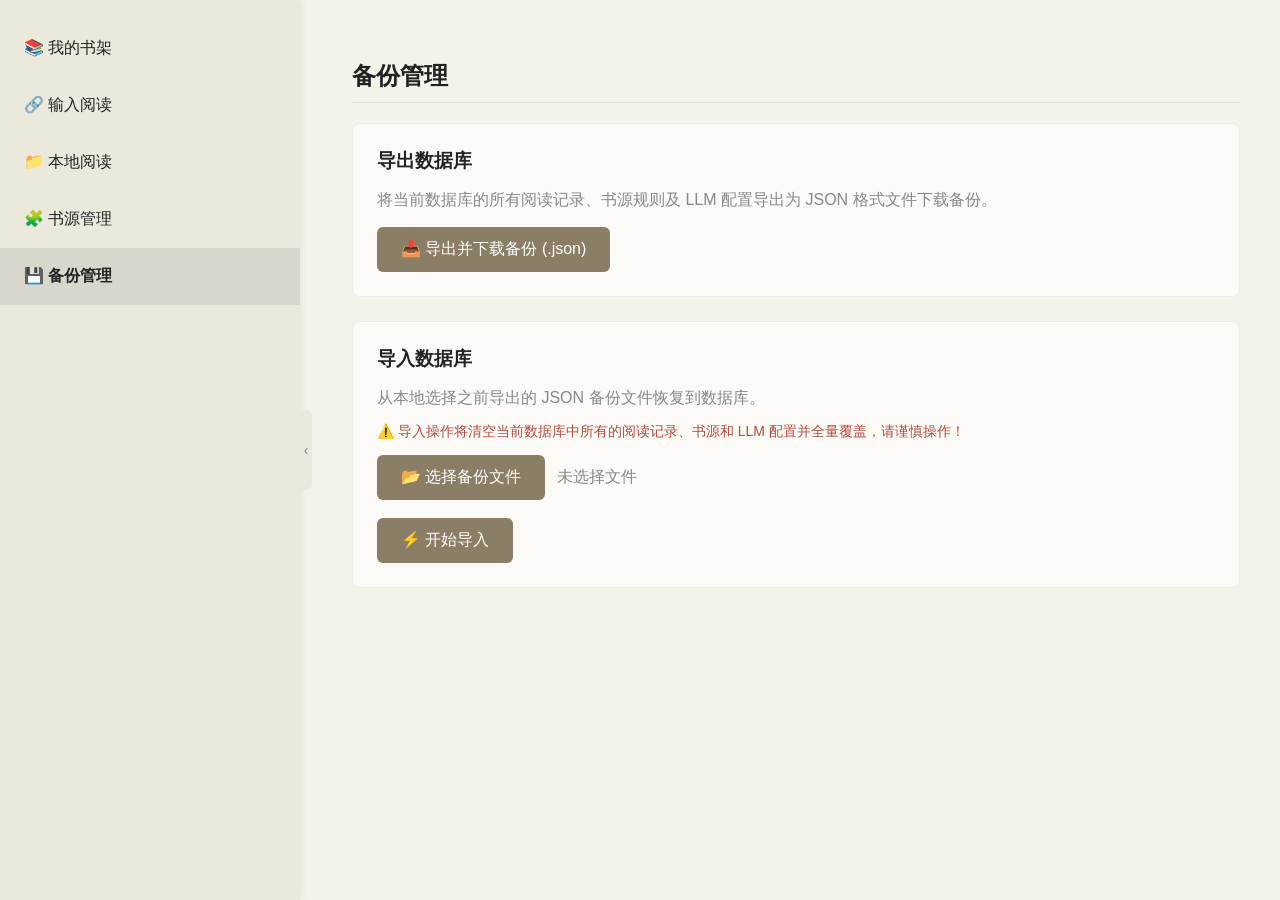
<file: internal/web/templates/backup.html>
<!DOCTYPE html>
<html lang="zh-CN">
<head>
    <meta charset="UTF-8">
    <meta name="viewport" content="width=device-width, initial-scale=1.0">
    <title>备份管理 - 小说阅读器</title>
    <link rel="stylesheet" href="style.css">
</head>
<body>

    <div id="sidebar">
        <a class="nav-btn" href="index.html">📚 我的书架</a>
        <a class="nav-btn" href="read.html">🔗 输入阅读</a>
        <a class="nav-btn" href="local.html">📁 本地阅读</a>
        <a class="nav-btn" href="sources.html">🧩 书源管理</a>
        <a class="nav-btn active" href="backup.html">💾 备份管理</a>
    </div>

    <button id="sidebar-toggle" onclick="toggleSidebar()" title="收起/展开侧边栏"></button>
    <script src="sidebar.js"></script>
    <script>initSidebarState();</script>

    <div id="main-content">
        <div style="max-width: 900px; margin: 0 auto;">
            <h2>备份管理</h2>

            <div class="backup-card">
                <h3>导出数据库</h3>
                <p style="color: var(--text-light); margin-bottom: 16px;">
                    将当前数据库的所有阅读记录、书源规则及 LLM 配置导出为 JSON 格式文件下载备份。
                </p>
                <button class="action-btn" onclick="exportBackup()">📥 导出并下载备份 (.json)</button>
            </div>

            <div class="backup-card">
                <h3>导入数据库</h3>
                <p style="color: var(--text-light); margin-bottom: 8px;">
                    从本地选择之前导出的 JSON 备份文件恢复到数据库。
                </p>
                <p class="backup-warning">
                    ⚠️ 导入操作将清空当前数据库中所有的阅读记录、书源和 LLM 配置并全量覆盖，请谨慎操作！
                </p>
                <div class="file-picker-row" style="justify-content: flex-start; margin-top: 14px;">
                    <button class="action-btn" onclick="document.getElementById('import-file-input').click()">📂 选择备份文件</button>
                    <span id="selected-file-name" style="color: var(--text-light); word-break: break-all;">未选择文件</span>
                </div>
                <input type="file" id="import-file-input" accept=".json,application/json" style="display: none;" onchange="handleFileSelect(this)">
                <div style="margin-top: 18px;">
                    <button class="action-btn danger-btn" id="import-btn" disabled onclick="showImportConfirm()">⚡ 开始导入</button>
                </div>

                <div id="import-stats" class="backup-stats"></div>
            </div>
        </div>
    </div>

    <div id="confirm-overlay" class="overlay">
        <div class="dialog" style="max-width: 420px; text-align: center;">
            <h3 style="color: #b54a3d;">确认全量覆盖导入？</h3>
            <p style="color: var(--text-color); margin: 16px 0 24px; line-height: 1.6;">
                当前数据库中的所有书籍阅读记录、书源规则和配置都将被选中的备份文件全量覆盖。此操作不可逆！
            </p>
            <div style="display: flex; gap: 12px; justify-content: center;">
                <button class="action-btn secondary-btn" onclick="closeImportConfirm()">取消</button>
                <button class="action-btn danger-btn" id="confirm-import-btn" onclick="performImport()">确认覆盖导入</button>
            </div>
        </div>
    </div>

    <script>
        const API_BASE = '/api/v1';
        let selectedFile = null;

        function exportBackup() {
            window.location.href = `${API_BASE}/backup/export`;
        }

        function handleFileSelect(input) {
            const file = input.files && input.files[0];
            const nameEl = document.getElementById('selected-file-name');
            const importBtn = document.getElementById('import-btn');
            const statsEl = document.getElementById('import-stats');

            statsEl.classList.remove('active');
            statsEl.textContent = '';

            if (!file) {
                selectedFile = null;
                nameEl.textContent = '未选择文件';
                importBtn.disabled = true;
                return;
            }

            selectedFile = file;
            nameEl.textContent = `${file.name} (${(file.size / 1024).toFixed(1)} KB)`;
            importBtn.disabled = false;
        }

        function showImportConfirm() {
            if (!selectedFile) return;
            document.getElementById('confirm-overlay').classList.add('active');
        }

        function closeImportConfirm() {
            document.getElementById('confirm-overlay').classList.remove('active');
        }

        async function performImport() {
            if (!selectedFile) return;
            closeImportConfirm();

            const importBtn = document.getElementById('import-btn');
            const statsEl = document.getElementById('import-stats');
            importBtn.disabled = true;
            importBtn.textContent = '正在导入...';

            statsEl.classList.add('active');
            statsEl.style.color = 'var(--text-color)';
            statsEl.textContent = '正在导入备份文件并还原数据库，请稍候...';

            const formData = new FormData();
            formData.append('file', selectedFile);

            try {
                const res = await fetch(`${API_BASE}/backup/import`, {
                    method: 'POST',
                    body: formData
                });

                const data = await res.json();
                if (!res.ok) {
                    throw new Error(data.detail || '导入失败');
                }

                statsEl.style.color = '#2e7d32';
                statsEl.innerHTML = `<strong>✅ 导入成功！</strong><br>` +
                    `阅读记录：${data.stats.Records} 条<br>` +
                    `书源规则：${data.stats.BookSources} 条<br>` +
                    `LLM 配置：${data.stats.LLMConfigs} 条`;
            } catch (err) {
                console.error('Import error:', err);
                statsEl.style.color = '#b54a3d';
                statsEl.textContent = `❌ 导入失败: ${err.message}`;
            } finally {
                importBtn.disabled = false;
                importBtn.textContent = '⚡ 开始导入';
            }
        }
    </script>
</body>
</html>
</file>
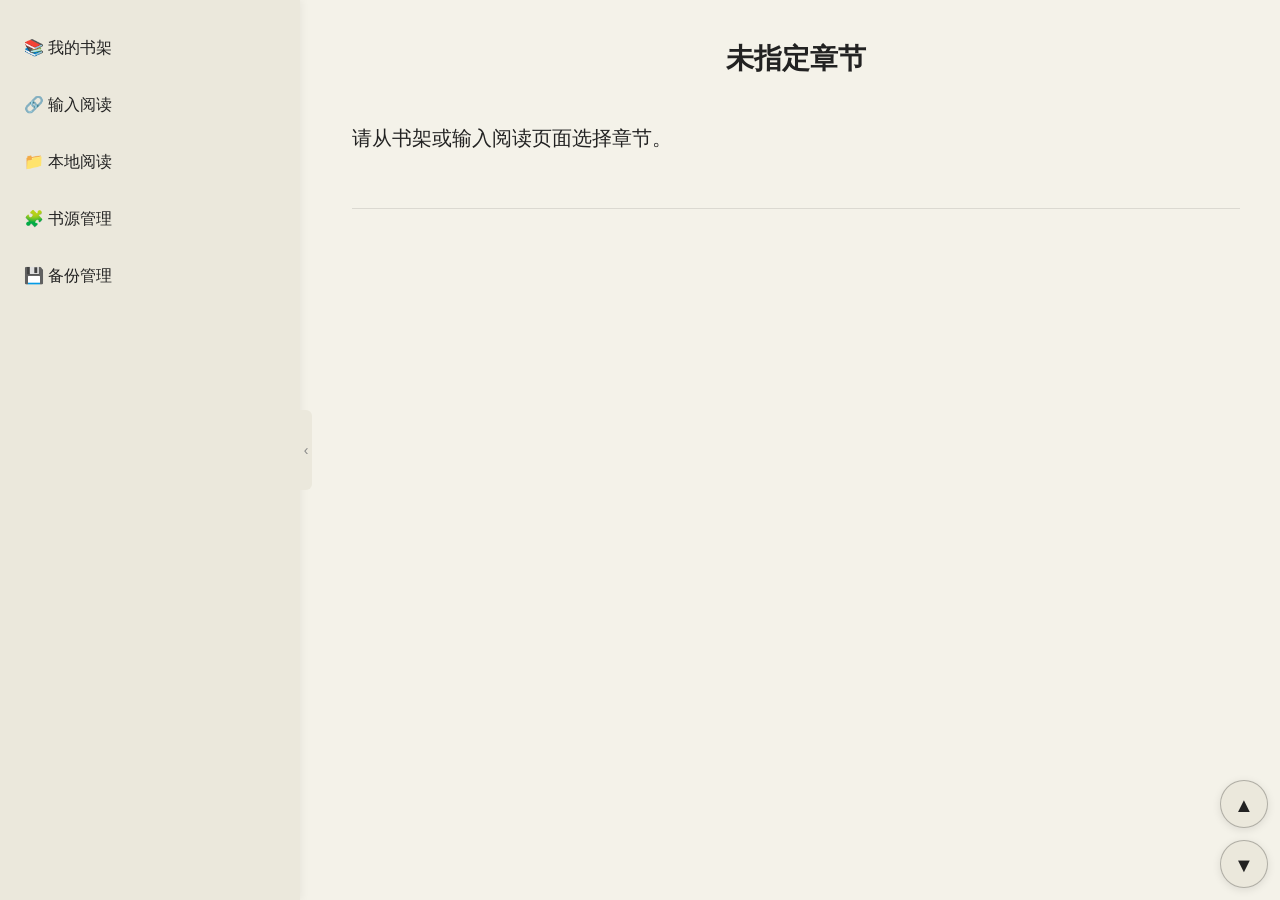
<file: internal/web/templates/chapter.html>
<!DOCTYPE html>
<html lang="zh-CN">
<head>
    <meta charset="UTF-8">
    <meta name="viewport" content="width=device-width, initial-scale=1.0">
    <title>章节阅读 - 小说阅读器</title>
    <link rel="stylesheet" href="style.css">
</head>
<body>

    <div id="sidebar">
        <a class="nav-btn" href="index.html">📚 我的书架</a>
        <a class="nav-btn" href="read.html">🔗 输入阅读</a>
        <a class="nav-btn" href="local.html">📁 本地阅读</a>
        <a class="nav-btn" href="sources.html">🧩 书源管理</a>
        <a class="nav-btn" href="backup.html">💾 备份管理</a>
    </div>

    <button id="sidebar-toggle" onclick="toggleSidebar()" title="收起/展开侧边栏"></button>
    <script src="sidebar.js"></script>
    <script>initSidebarState();</script>

    <div id="main-content" tabindex="-1">
        <div id="reader-title">加载中...</div>
        <div id="reader-chapter-name"></div>
        <div id="reader-text"></div>
        <div class="bottom-nav">
            <button class="action-btn" id="retry-btn" style="display: none;" onclick="retryChapter()">🔄 重试</button>
            <a class="action-btn" id="next-chapter-btn" style="display: none;" href="#">下一章</a>
        </div>

        <div id="page-buttons">
            <button class="page-btn" id="pageup-btn" onclick="scrollPage(-1)" title="向上翻页">▲</button>
            <button class="page-btn" id="pagedown-btn" onclick="scrollPage(1)" title="向下翻页">▼</button>
        </div>
    </div>

    <script>
        const API_BASE = '/api/v1';
        let currentNextUrl = null;
        let lastReadUrl = null;
        let prefetchController = null;

        function getQueryParam(name) {
            const params = new URLSearchParams(window.location.search);
            return params.get(name);
        }

        function scrollPage(direction) {
            // 翻页距离用视口高度（部分 Kindle 浏览器整页滚动，
            // 此时 #main-content.clientHeight 是全文高度，不能拿来当一屏）。
            var de = document.documentElement;
            var step = direction * (de.clientHeight || window.innerHeight || 0) * 0.85;
            var main = document.getElementById('main-content');
            var before = main.scrollTop;
            main.scrollTop += step;
            if (main.scrollTop === before) {
                // #main-content 不可滚动时（如 Kindle 整页滚动），退回滚动窗口
                window.scrollBy(0, step);
            }
            positionPageButtons();
        }

        var lastBtnLeft = null, lastBtnTop = null;
        // 把翻页按钮吸附到视口右下角。Kindle 墨水屏浏览器不支持 position:fixed，
        // 既不滚动内层 overflow、也不触发 window 的 scroll 事件，所以靠下面的
        // setInterval 轮询调用。仅当坐标变化时才写样式，避免墨水屏无谓重绘。
        function positionPageButtons() {
            var btns = document.getElementById('page-buttons');
            if (!btns) return;
            var de = document.documentElement;
            var vw = de.clientWidth || window.innerWidth || 0;
            var vh = de.clientHeight || window.innerHeight || 0;
            var sx = window.pageXOffset || de.scrollLeft || document.body.scrollLeft || 0;
            var sy = window.pageYOffset || de.scrollTop || document.body.scrollTop || 0;
            var left = sx + vw - btns.offsetWidth - 12;
            var top  = sy + vh - btns.offsetHeight - 12;
            if (left === lastBtnLeft && top === lastBtnTop) return;
            lastBtnLeft = left;
            lastBtnTop = top;
            btns.style.left = left + 'px';
            btns.style.top  = top + 'px';
        }

        function prefetchNextChapter(url) {
            if (prefetchController) {
                prefetchController.abort();
            }
            prefetchController = new AbortController();
            fetch(`${API_BASE}/prefetch`, {
                method: 'POST',
                headers: { 'Content-Type': 'application/json' },
                body: JSON.stringify({ url: url }),
                signal: prefetchController.signal
            }).catch(() => {}); // 静默失败
        }

        async function readChapter(url) {
            if (!url) return;
            lastReadUrl = url;
            currentNextUrl = null;

            document.getElementById('reader-title').textContent = '正在解析内容...';
            document.getElementById('reader-chapter-name').textContent = '';
            document.getElementById('reader-text').textContent = '';
            document.getElementById('next-chapter-btn').style.display = 'none';
            document.getElementById('retry-btn').style.display = 'none';

            try {
                const response = await fetch(`${API_BASE}/read`, {
                    method: 'POST',
                    headers: {
                        'Content-Type': 'application/json'
                    },
                    body: JSON.stringify({ url: url })
                });

                const data = await response.json();

                document.getElementById('reader-title').textContent = data.book_name || '未知书名';
                document.getElementById('reader-chapter-name').textContent = data.chapter_name || '未知章节';
                document.getElementById('reader-text').textContent = data.content || '无内容';
                document.getElementById('retry-btn').style.display = 'none';

                if (data.next_url) {
                    currentNextUrl = data.next_url;
                    const nextBtn = document.getElementById('next-chapter-btn');
                    nextBtn.href = 'chapter.html?url=' + data.next_url;
                    nextBtn.style.display = 'inline-block';
                    // 预加载下一章
                    prefetchNextChapter(data.next_url);
                } else {
                    currentNextUrl = null;
                }

                const main = document.getElementById('main-content');
                main.scrollTop = 0;
                main.focus({ preventScroll: true });
                positionPageButtons();

            } catch (error) {
                console.error('读取章节失败:', error);
                document.getElementById('reader-title').textContent = '读取失败';
                document.getElementById('reader-text').textContent = '请检查本地服务是否正常运行。';
                document.getElementById('retry-btn').style.display = 'inline-block';
            }
        }

        function retryChapter() {
            if (lastReadUrl) {
                readChapter(lastReadUrl);
            }
        }


        window.onload = function() {
            const url = getQueryParam('url');
            if (url) {
                readChapter(url);
            } else {
                document.getElementById('reader-title').textContent = '未指定章节';
                document.getElementById('reader-text').textContent = '请从书架或输入阅读页面选择章节。';
            }
            positionPageButtons();
        };
        document.addEventListener('keydown', function(event) {
            if (event.key !== 'ArrowRight' || !currentNextUrl || event.defaultPrevented ||
                event.repeat || event.isComposing || event.altKey || event.ctrlKey ||
                event.metaKey || event.shiftKey) {
                return;
            }
            const target = event.target;
            if (target.isContentEditable || ['INPUT', 'TEXTAREA', 'SELECT'].includes(target.tagName)) {
                return;
            }
            event.preventDefault();
            document.getElementById('next-chapter-btn').click();
        });
        window.addEventListener('resize', positionPageButtons);
        window.addEventListener('scroll', positionPageButtons);
        document.getElementById('main-content').addEventListener('scroll', positionPageButtons);
        setInterval(positionPageButtons, 300);
    </script>
</body>
</html>
</file>
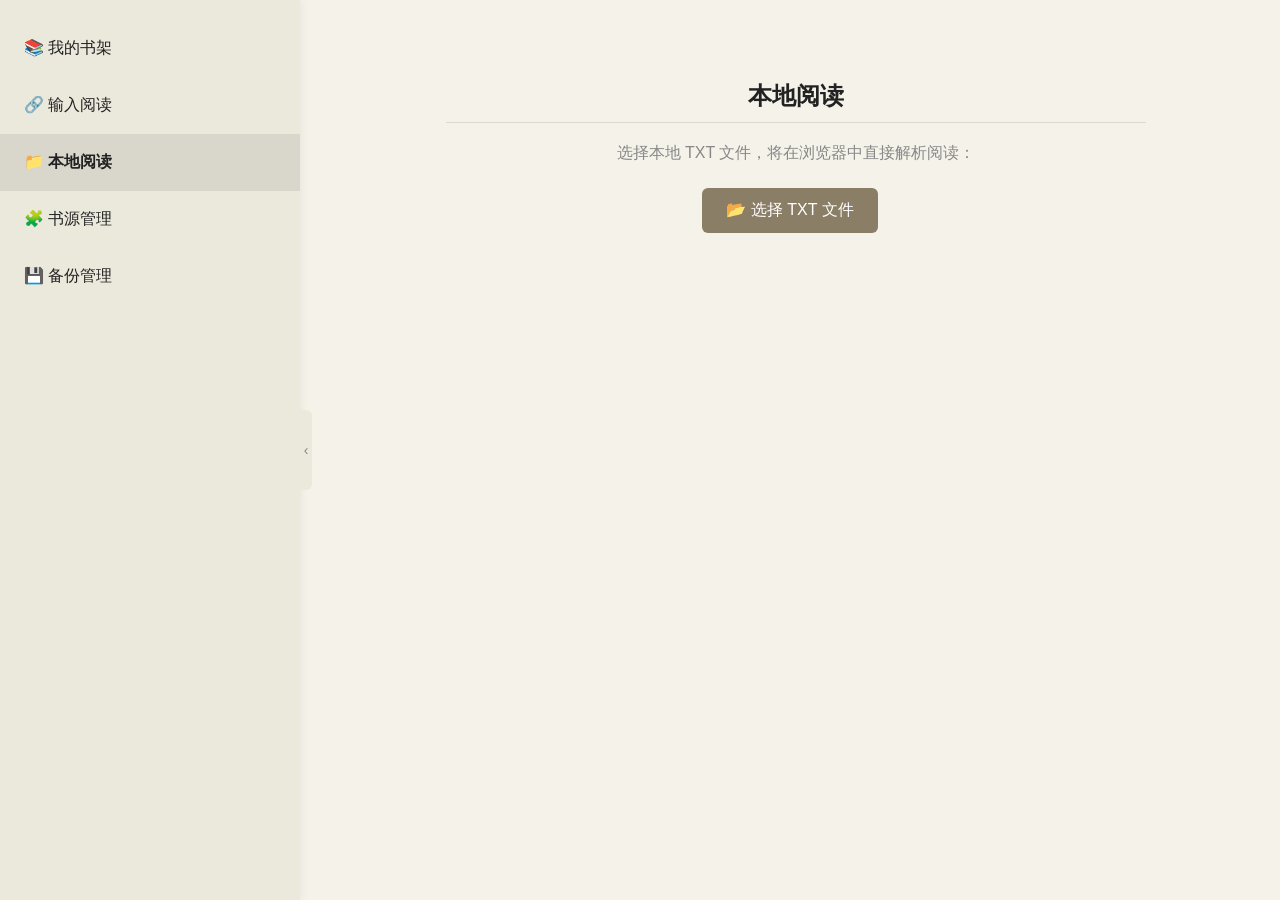
<file: internal/web/templates/local.html>
<!DOCTYPE html>
<html lang="zh-CN">
<head>
    <meta charset="UTF-8">
    <meta name="viewport" content="width=device-width, initial-scale=1.0">
    <title>本地阅读 - 小说阅读器</title>
    <link rel="stylesheet" href="style.css">
</head>
<body>

    <div id="sidebar">
        <a class="nav-btn" href="index.html">📚 我的书架</a>
        <a class="nav-btn" href="read.html">🔗 输入阅读</a>
        <a class="nav-btn active" href="local.html">📁 本地阅读</a>
        <a class="nav-btn" href="sources.html">🧩 书源管理</a>
        <a class="nav-btn" href="backup.html">💾 备份管理</a>
    </div>

    <button id="sidebar-toggle" onclick="toggleSidebar()" title="收起/展开侧边栏"></button>
    <script src="sidebar.js"></script>
    <script>initSidebarState();</script>

    <div id="main-content" tabindex="-1">
        <div id="reader-title" style="display: none;"></div>
        <div id="reader-chapter-name" style="display: none;"></div>

        <div id="file-picker" class="file-picker">
            <h2 id="picker-title">本地阅读</h2>
            <p id="picker-hint" style="color: var(--text-light);">选择本地 TXT 文件，将在浏览器中直接解析阅读：</p>
            <div class="file-picker-row">
                <button class="action-btn" id="pick-btn" onclick="document.getElementById('file-input').click()">📂 选择 TXT 文件</button>
                <span id="file-name" style="color: var(--text-light); word-break: break-all;"></span>
            </div>
            <input type="file" id="file-input" accept=".txt,text/plain" style="display: none;" onchange="handleFile(this)">
        </div>

        <div id="reader-text" style="display: none;"></div>
        <div id="chapter-nav" class="chapter-nav" style="display: none;">
            <button class="action-btn" id="prev-chapter-btn" onclick="goChapter(-1)">上一章</button>
            <select id="chapter-select" onchange="goChapter(parseInt(this.value) - currentIndex)"></select>
            <button class="action-btn" id="next-chapter-btn" onclick="goChapter(1)">下一章</button>
        </div>
    </div>

    <script>
        let currentIndex = 0;
        let chapters = [];
        let bookName = '';

        function handleFile(input) {
            const file = input.files && input.files[0];
            if (!file) return;
            document.getElementById('file-name').textContent = file.name;

            const reader = new FileReader();
            reader.onload = function() {
                const buf = reader.result;
                let text;
                try {
                    text = new TextDecoder('utf-8', {fatal: true}).decode(buf);
                } catch (e) {
                    try {
                        text = new TextDecoder('gbk').decode(buf);
                    } catch (e2) {
                        text = new TextDecoder('utf-8').decode(buf);
                    }
                }
                bookName = file.name.replace(/\.[^.]+$/, '');
                chapters = splitChapters(text);
                if (chapters.length === 0) {
                    document.getElementById('file-name').textContent = file.name + '（文件为空）';
                    return;
                }
                currentIndex = 0;
                renderChapter(0);
            };
            reader.onerror = function() {
                alert('文件读取失败');
            };
            reader.readAsArrayBuffer(file);
        }

        function splitChapters(text) {
            text = text.replace(/\r\n/g, '\n').replace(/\r/g, '\n');
            const lines = text.split('\n');
            const regex = /^\s*(第\s*[0-9零一二三四五六七八九十百千万两〇]+\s*[章章节回节卷集部篇]|(?:序章|序言|楔子|引子|番外|后记|尾声|终章|大结局))[\s:：、.．\-—]*(.*)$/;
            const result = [];
            let current = null;

            lines.forEach(function(line) {
                const trimmed = line.trim();
                const m = trimmed.match(regex);
                if (m) {
                    if (current && (current.content.trim().length > 0 || current.title.trim().length > 0)) {
                        result.push(current);
                    }
                    current = { title: trimmed, content: '' };
                } else if (current) {
                    current.content += line + '\n';
                }
            });
            if (current && (current.content.trim().length > 0 || current.title.trim().length > 0)) {
                result.push(current);
            }

            if (result.length === 0) {
                if (text.trim().length > 0) {
                    result.push({ title: '全文', content: text });
                }
                return result;
            }
            result.forEach(function(ch) {
                ch.content = ch.content.replace(/^\n+|\n+$/g, '');
            });
            return result;
        }

        function renderChapter(index) {
            if (index < 0 || index >= chapters.length) return;
            currentIndex = index;
            const ch = chapters[index];

            document.getElementById('file-picker').style.display = 'none';
            document.getElementById('reader-title').style.display = 'block';
            document.getElementById('reader-chapter-name').style.display = 'block';
            document.getElementById('chapter-nav').style.display = 'flex';
            document.getElementById('reader-text').style.display = 'block';

            document.getElementById('reader-title').textContent = bookName;
            document.getElementById('reader-chapter-name').textContent = ch.title;
            document.getElementById('reader-text').textContent = ch.content;

            const prev = document.getElementById('prev-chapter-btn');
            const next = document.getElementById('next-chapter-btn');
            prev.disabled = index <= 0;
            next.disabled = index >= chapters.length - 1;

            const select = document.getElementById('chapter-select');
            select.innerHTML = '';
            chapters.forEach(function(c, i) {
                const opt = document.createElement('option');
                opt.value = i;
                opt.textContent = c.title;
                if (i === index) opt.selected = true;
                select.appendChild(opt);
            });

            const main = document.getElementById('main-content');
            main.scrollTop = 0;
            main.focus({ preventScroll: true });
        }

        function goChapter(delta) {
            renderChapter(currentIndex + delta);
        }
    </script>
</body>
</html>
</file>
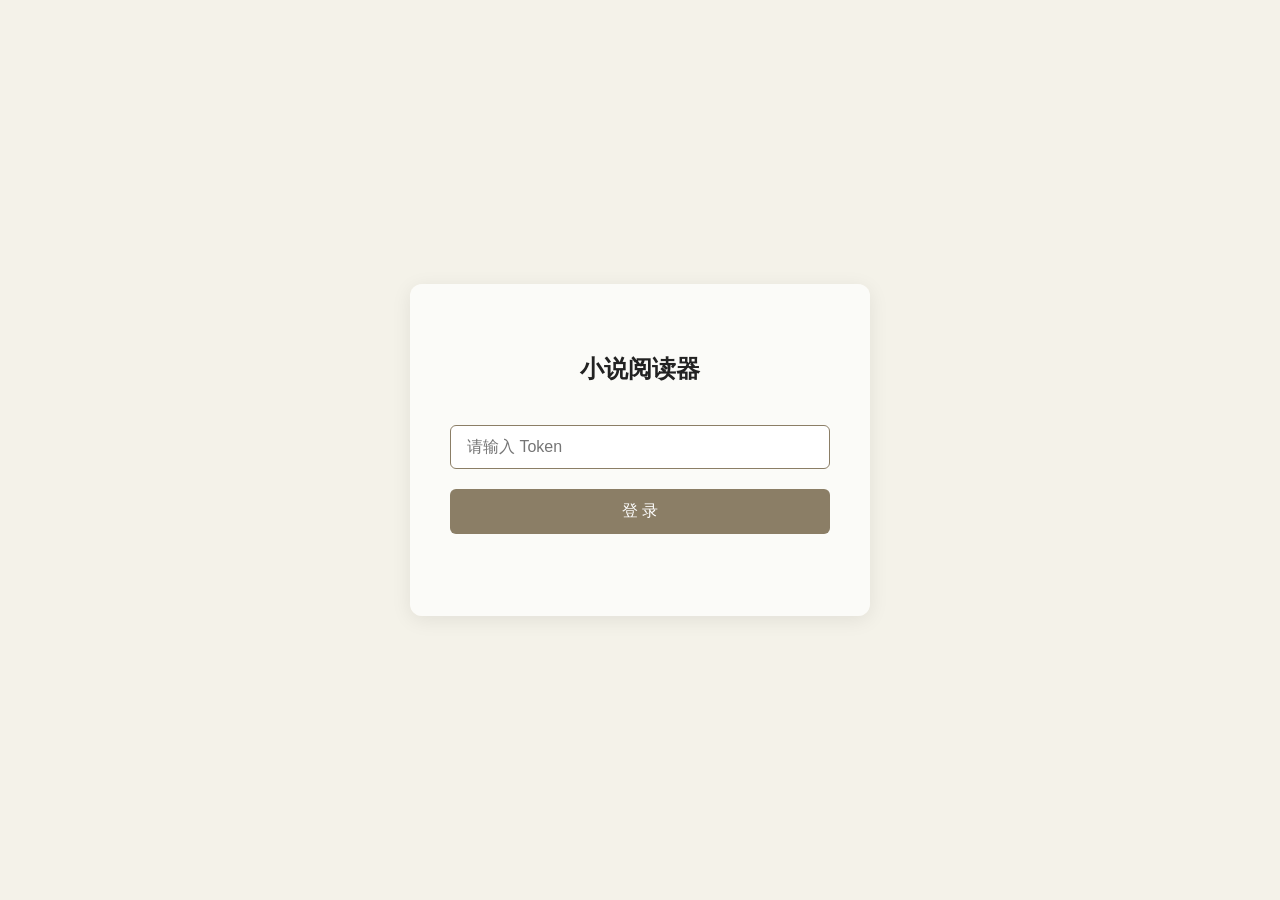
<file: internal/web/templates/login.html>
<!DOCTYPE html>
<html lang="zh-CN">
<head>
    <meta charset="UTF-8">
    <meta name="viewport" content="width=device-width, initial-scale=1.0">
    <title>登录 - 小说阅读器</title>
    <link rel="stylesheet" href="style.css">
    <style>
        .login-wrapper {
            display: flex;
            align-items: center;
            justify-content: center;
            height: 100vh;
            width: 100%;
        }
        .login-box {
            background-color: rgba(255, 255, 255, 0.7);
            padding: 50px 40px;
            border-radius: 12px;
            box-shadow: 0 4px 20px rgba(0, 0, 0, 0.08);
            width: 380px;
            text-align: center;
        }
        .login-box h2 {
            border-bottom: none;
            margin-bottom: 30px;
            font-size: 24px;
        }
        .login-box input[type="password"] {
            width: 100%;
            padding: 12px 16px;
            font-size: 16px;
            border: 1px solid #CCC;
            border-radius: 6px;
            background-color: #FFF;
            outline: none;
            box-sizing: border-box;
            margin-bottom: 20px;
        }
        .login-box input[type="password"]:focus {
            border-color: var(--primary-btn);
        }
        .login-box .action-btn {
            width: 100%;
            padding: 12px;
            font-size: 16px;
        }
        .login-error {
            color: #c0392b;
            font-size: 14px;
            margin-top: 12px;
            min-height: 20px;
        }
    </style>
</head>
<body>
    <div class="login-wrapper">
        <div class="login-box">
            <h2>小说阅读器</h2>
            <form id="login-form" onsubmit="return handleLogin(event)">
                <input type="password" id="token-input" placeholder="请输入 Token" autofocus>
                <button type="submit" class="action-btn">登 录</button>
            </form>
            <div id="login-error" class="login-error"></div>
        </div>
    </div>

    <script>
        function getCookie(name) {
            const match = document.cookie.match(new RegExp('(^| )' + name + '=([^;]+)'));
            return match ? match[2] : null;
        }

        if (getCookie('auth_token')) {
            window.location.href = 'index.html';
        }

        async function handleLogin(event) {
            event.preventDefault();
            const token = document.getElementById('token-input').value.trim();
            const errorEl = document.getElementById('login-error');
            errorEl.textContent = '';

            if (!token) {
                errorEl.textContent = '请输入 Token';
                return false;
            }

            try {
                const response = await fetch('/api/v1/login', {
                    method: 'POST',
                    headers: { 'Content-Type': 'application/json' },
                    body: JSON.stringify({ token: token })
                });

                if (response.ok) {
                    window.location.href = 'index.html';
                } else {
                    const data = await response.json();
                    errorEl.textContent = data.detail || '登录失败';
                }
            } catch (error) {
                errorEl.textContent = '网络错误，请重试';
            }

            return false;
        }
    </script>
</body>
</html>
</file>
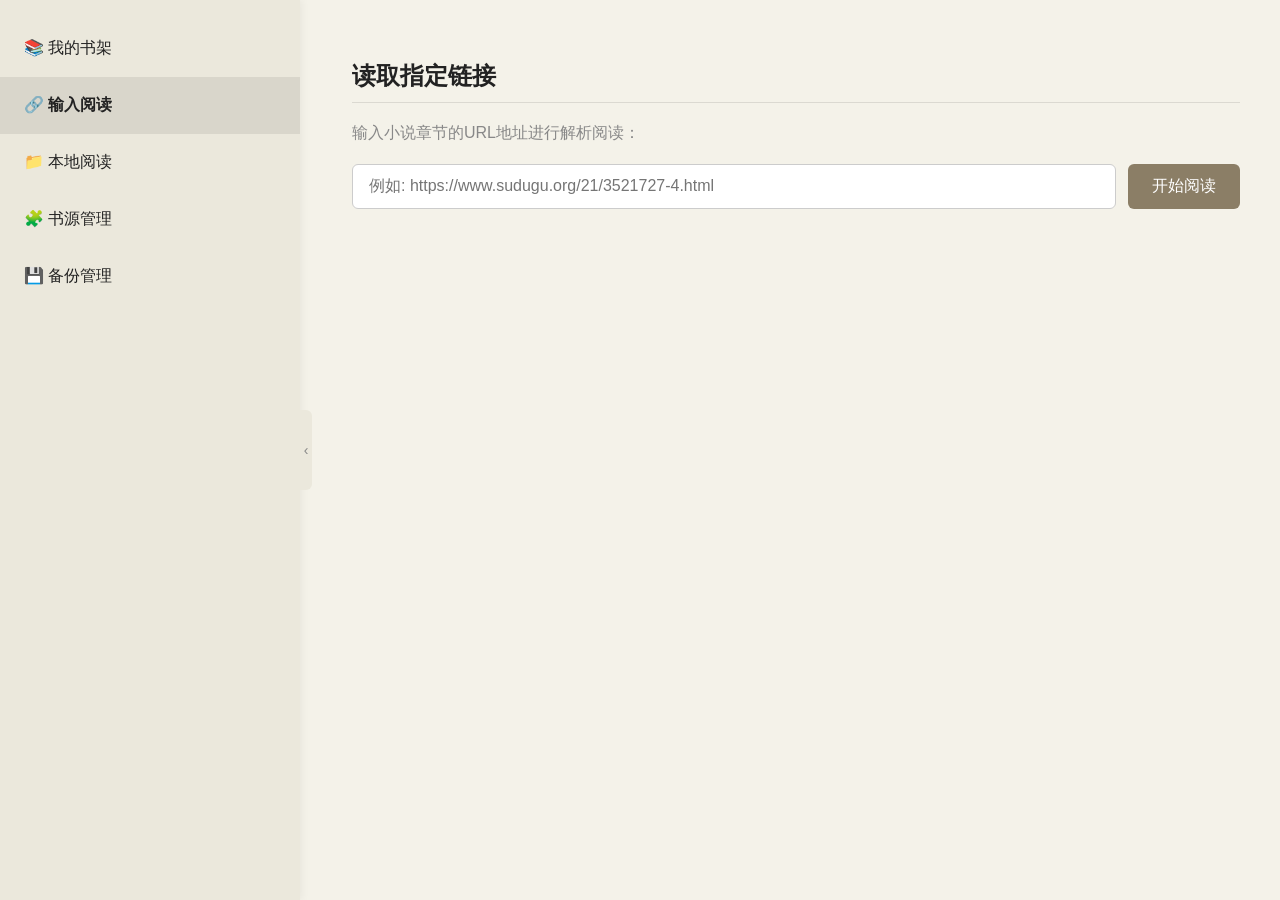
<file: internal/web/templates/read.html>
<!DOCTYPE html>
<html lang="zh-CN">
<head>
    <meta charset="UTF-8">
    <meta name="viewport" content="width=device-width, initial-scale=1.0">
    <title>输入阅读 - 小说阅读器</title>
    <link rel="stylesheet" href="style.css">
</head>
<body>

    <div id="sidebar">
        <a class="nav-btn" href="index.html">📚 我的书架</a>
        <a class="nav-btn active" href="read.html">🔗 输入阅读</a>
        <a class="nav-btn" href="local.html">📁 本地阅读</a>
        <a class="nav-btn" href="sources.html">🧩 书源管理</a>
        <a class="nav-btn" href="backup.html">💾 备份管理</a>
    </div>

    <button id="sidebar-toggle" onclick="toggleSidebar()" title="收起/展开侧边栏"></button>
    <script src="sidebar.js"></script>
    <script>initSidebarState();</script>

    <div id="main-content">
        <div style="max-width: 900px; margin: 0 auto;">
            <h2>读取指定链接</h2>
            <p style="color: var(--text-light);">输入小说章节的URL地址进行解析阅读：</p>
            <div class="input-group">
                <input type="text" id="url-input" placeholder="例如: https://www.sudugu.org/21/3521727-4.html">
                <button class="action-btn" onclick="fetchCustomUrl()">开始阅读</button>
            </div>
        </div>
    </div>

    <script>
        function fetchCustomUrl() {
            const url = document.getElementById('url-input').value.trim();
            if (!url) {
                alert('请先输入链接！');
                return;
            }
            window.location.href = 'chapter.html?url=' + url;
        }

    </script>
</body>
</html>
</file>
<file: internal/web/templates/style.css>
:root {
    --bg-color: #f4f2e9;
    --sidebar-bg: #ebe8dc;
    --text-color: #222222;
    --text-light: #888888;
    --primary-btn: #8B7E66;
    --primary-btn-hover: #736752;
}

body {
    margin: 0;
    font-family: 'Segoe UI', "Microsoft YaHei", sans-serif;
    display: flex;
    height: 100vh;
    background-color: var(--bg-color);
    color: var(--text-color);
    overflow: hidden;
}

#sidebar {
    width: 300px;
    background-color: var(--sidebar-bg);
    box-shadow: 2px 0 8px rgba(0,0,0,0.05);
    display: flex;
    flex-direction: column;
    padding-top: 20px;
    transition: width 0.3s ease, padding 0.3s ease, opacity 0.3s ease;
    overflow: hidden;
}

#sidebar.collapsed {
    width: 0;
    padding-top: 0;
    box-shadow: none;
}

#sidebar.collapsed .nav-btn {
    opacity: 0;
    pointer-events: none;
}

.nav-btn {
    padding: 18px 24px;
    border: none;
    background: none;
    text-align: left;
    font-size: 16px;
    cursor: pointer;
    color: var(--text-color);
    transition: background-color 0.2s, opacity 0.2s;
    display: flex;
    align-items: center;
    gap: 10px;
    white-space: nowrap;
    text-decoration: none;
}

.nav-btn:hover {
    background-color: rgba(0, 0, 0, 0.05);
}

.nav-btn.active {
    background-color: rgba(0, 0, 0, 0.08);
    font-weight: bold;
}

#sidebar-toggle {
    width: 8px;
    height: 80px;
    background-color: var(--sidebar-bg);
    border: none;
    cursor: pointer;
    display: flex;
    align-items: center;
    justify-content: center;
    position: relative;
    z-index: 5;
    transition: left 0.3s cubic-bezier(0.4, 0, 0.2, 1), background 0.2s;
    border-radius: 0 6px 6px 0;
    align-self: center;
}

#sidebar-toggle:hover {
    background-color: rgba(0, 0, 0, 0.08);
}

#sidebar-toggle::after {
    content: '‹';
    font-size: 14px;
    color: var(--text-light);
    transition: transform 0.3s ease;
}

#sidebar-toggle.collapsed::after {
    content: '›';
    transform: none;
}

#main-content {
    flex: 1;
    padding: 40px;
    overflow-y: auto;
}

#main-content[tabindex="-1"]:focus {
    outline: none;
}

h2 {
    border-bottom: 1px solid rgba(0,0,0,0.1);
    padding-bottom: 10px;
    margin-bottom: 20px;
    color: var(--text-color);
}

.book-card {
    background-color: rgba(255, 255, 255, 0.6);
    padding: 20px;
    margin-bottom: 15px;
    border-radius: 8px;
    cursor: pointer;
    transition: transform 0.2s, box-shadow 0.2s;
    border: 1px solid rgba(0,0,0,0.05);
}

.book-card:hover {
    transform: translateY(-2px);
    box-shadow: 0 4px 12px rgba(0,0,0,0.08);
}

.book-title {
    font-size: 18px;
    font-weight: bold;
    margin-bottom: 8px;
}

.book-meta {
    font-size: 14px;
    color: var(--text-light);
    display: flex;
    justify-content: space-between;
}

.input-group {
    display: flex;
    gap: 12px;
    margin-top: 20px;
}

input[type="text"] {
    flex: 1;
    padding: 12px 16px;
    font-size: 16px;
    border: 1px solid #CCC;
    border-radius: 6px;
    background-color: #FFF;
    outline: none;
}

input[type="text"]:focus {
    border-color: var(--primary-btn);
}

button.action-btn,
a.action-btn {
    padding: 12px 24px;
    font-size: 16px;
    background-color: var(--primary-btn);
    color: white;
    border: none;
    border-radius: 6px;
    cursor: pointer;
    transition: background-color 0.2s;
    text-decoration: none;
    display: inline-block;
}

button.action-btn:hover,
a.action-btn:hover {
    background-color: var(--primary-btn-hover);
}

#reader-title {
    font-size: 28px;
    font-weight: bold;
    text-align: center;
    margin-bottom: 10px;
}

#reader-chapter-name {
    font-size: 20px;
    color: var(--text-light);
    text-align: center;
    margin-bottom: 40px;
}

#reader-text {
    font-size: 20px;
    line-height: 2.0;
    white-space: pre-wrap;
    text-align: justify;
    max-width: 900px;
    margin: 0 auto;
}

.bottom-nav {
    margin-top: 50px;
    padding-top: 20px;
    border-top: 1px solid rgba(0,0,0,0.1);
    text-align: center;
    padding-bottom: 40px;
    max-width: 900px;
    margin-left: auto;
    margin-right: auto;
}

.page-toolbar {
    display: flex;
    gap: 12px;
    align-items: center;
    justify-content: space-between;
    margin-bottom: 18px;
    flex-wrap: wrap;
}

.source-table {
    width: 100%;
    border-collapse: collapse;
    background: rgba(255, 255, 255, 0.65);
    border-radius: 8px;
    overflow: hidden;
}

.source-table th,
.source-table td {
    padding: 12px 14px;
    border-bottom: 1px solid rgba(0,0,0,0.06);
    text-align: left;
    vertical-align: top;
    font-size: 14px;
}

.source-table th {
    background: rgba(0,0,0,0.03);
    font-weight: 600;
}

.source-table td.actions {
    white-space: nowrap;
}

.mini-btn {
    padding: 8px 12px;
    font-size: 14px;
}

.secondary-btn {
    background: transparent;
    color: var(--text-color);
    border: 1px solid rgba(0,0,0,0.15);
}

.secondary-btn:hover {
    background: rgba(0,0,0,0.05);
}

.danger-btn {
    background: #b54a3d;
}

.danger-btn:hover {
    background: #943c31;
}

.overlay {
    position: fixed;
    inset: 0;
    background: rgba(0,0,0,0.42);
    display: none;
    align-items: center;
    justify-content: center;
    z-index: 1000;
    padding: 20px;
}

.overlay.active {
    display: flex;
}

.dialog {
    width: min(100%, 1100px);
    max-height: 92vh;
    overflow: auto;
    background: #fff;
    border-radius: 8px;
    box-shadow: 0 18px 50px rgba(0,0,0,0.18);
    padding: 22px;
}

.dialog h3 {
    margin-top: 0;
}

.form-grid {
    display: grid;
    grid-template-columns: 1fr 1fr;
    gap: 14px;
}

.form-field {
    display: flex;
    flex-direction: column;
    gap: 6px;
}

.form-field.full {
    grid-column: 1 / -1;
}

.form-field label {
    font-size: 14px;
    color: var(--text-light);
}

.form-field textarea,
.form-field input[type="text"] {
    width: 100%;
    box-sizing: border-box;
}

.form-field textarea {
    min-height: 90px;
    padding: 12px 16px;
    font-size: 15px;
    border: 1px solid #CCC;
    border-radius: 6px;
    background-color: #FFF;
    outline: none;
    resize: vertical;
    font-family: inherit;
}

.form-actions {
    display: flex;
    gap: 10px;
    justify-content: flex-end;
    margin-top: 16px;
    flex-wrap: wrap;
}

.preview-layout {
    display: grid;
    grid-template-columns: 1fr 1fr;
    gap: 16px;
    margin-top: 18px;
}

.preview-box {
    border: 1px solid rgba(0,0,0,0.08);
    border-radius: 8px;
    padding: 14px;
    background: rgba(0,0,0,0.02);
}

.preview-box pre {
    white-space: pre-wrap;
    word-break: break-word;
    margin: 8px 0 0;
    font-family: inherit;
}

@media (max-width: 860px) {
    .form-grid,
    .preview-layout {
        grid-template-columns: 1fr;
    }
    #main-content {
        padding: 24px 16px;
    }
    .source-table {
        display: block;
        overflow-x: auto;
    }
}

.file-picker {
    max-width: 700px;
    margin: 40px auto;
    text-align: center;
}

.file-picker-row {
    display: flex;
    gap: 12px;
    align-items: center;
    justify-content: center;
    flex-wrap: wrap;
    margin-top: 24px;
}

.chapter-nav {
    display: flex;
    gap: 12px;
    align-items: center;
    justify-content: center;
    flex-wrap: wrap;
    margin: 56px auto 24px;
    max-width: 900px;
}

.chapter-nav select {
    padding: 10px 14px;
    font-size: 15px;
    border: 1px solid #CCC;
    border-radius: 6px;
    background-color: #FFF;
    outline: none;
    max-width: 420px;
}

.chapter-nav select:focus {
    border-color: var(--primary-btn);
}

.chapter-nav button:disabled {
    opacity: 0.45;
    cursor: not-allowed;
}

#page-buttons {
    position: absolute;
    z-index: 10;
}

.page-btn {
    display: block;
    width: 48px;
    height: 48px;
    border: 1px solid rgba(0,0,0,0.25);
    border-radius: 50%;
    background-color: var(--sidebar-bg);
    color: var(--text-color);
    font-size: 20px;
    cursor: pointer;
    box-shadow: 0 2px 8px rgba(0,0,0,0.1);
    text-align: center;
    line-height: 48px;
    padding: 0;
}

.page-btn + .page-btn {
    margin-top: 12px;
}

.page-btn:hover {
    background-color: rgba(0, 0, 0, 0.08);
}

.backup-card {
    background-color: rgba(255, 255, 255, 0.6);
    padding: 24px;
    margin-bottom: 24px;
    border-radius: 8px;
    border: 1px solid rgba(0,0,0,0.06);
}

.backup-card h3 {
    margin-top: 0;
    margin-bottom: 12px;
}

.backup-warning {
    color: #b54a3d;
    font-size: 14px;
    margin-bottom: 14px;
}

.backup-stats {
    margin-top: 16px;
    padding: 14px 18px;
    background: rgba(0, 0, 0, 0.04);
    border-radius: 6px;
    display: none;
}

.backup-stats.active {
    display: block;
}
</file>
